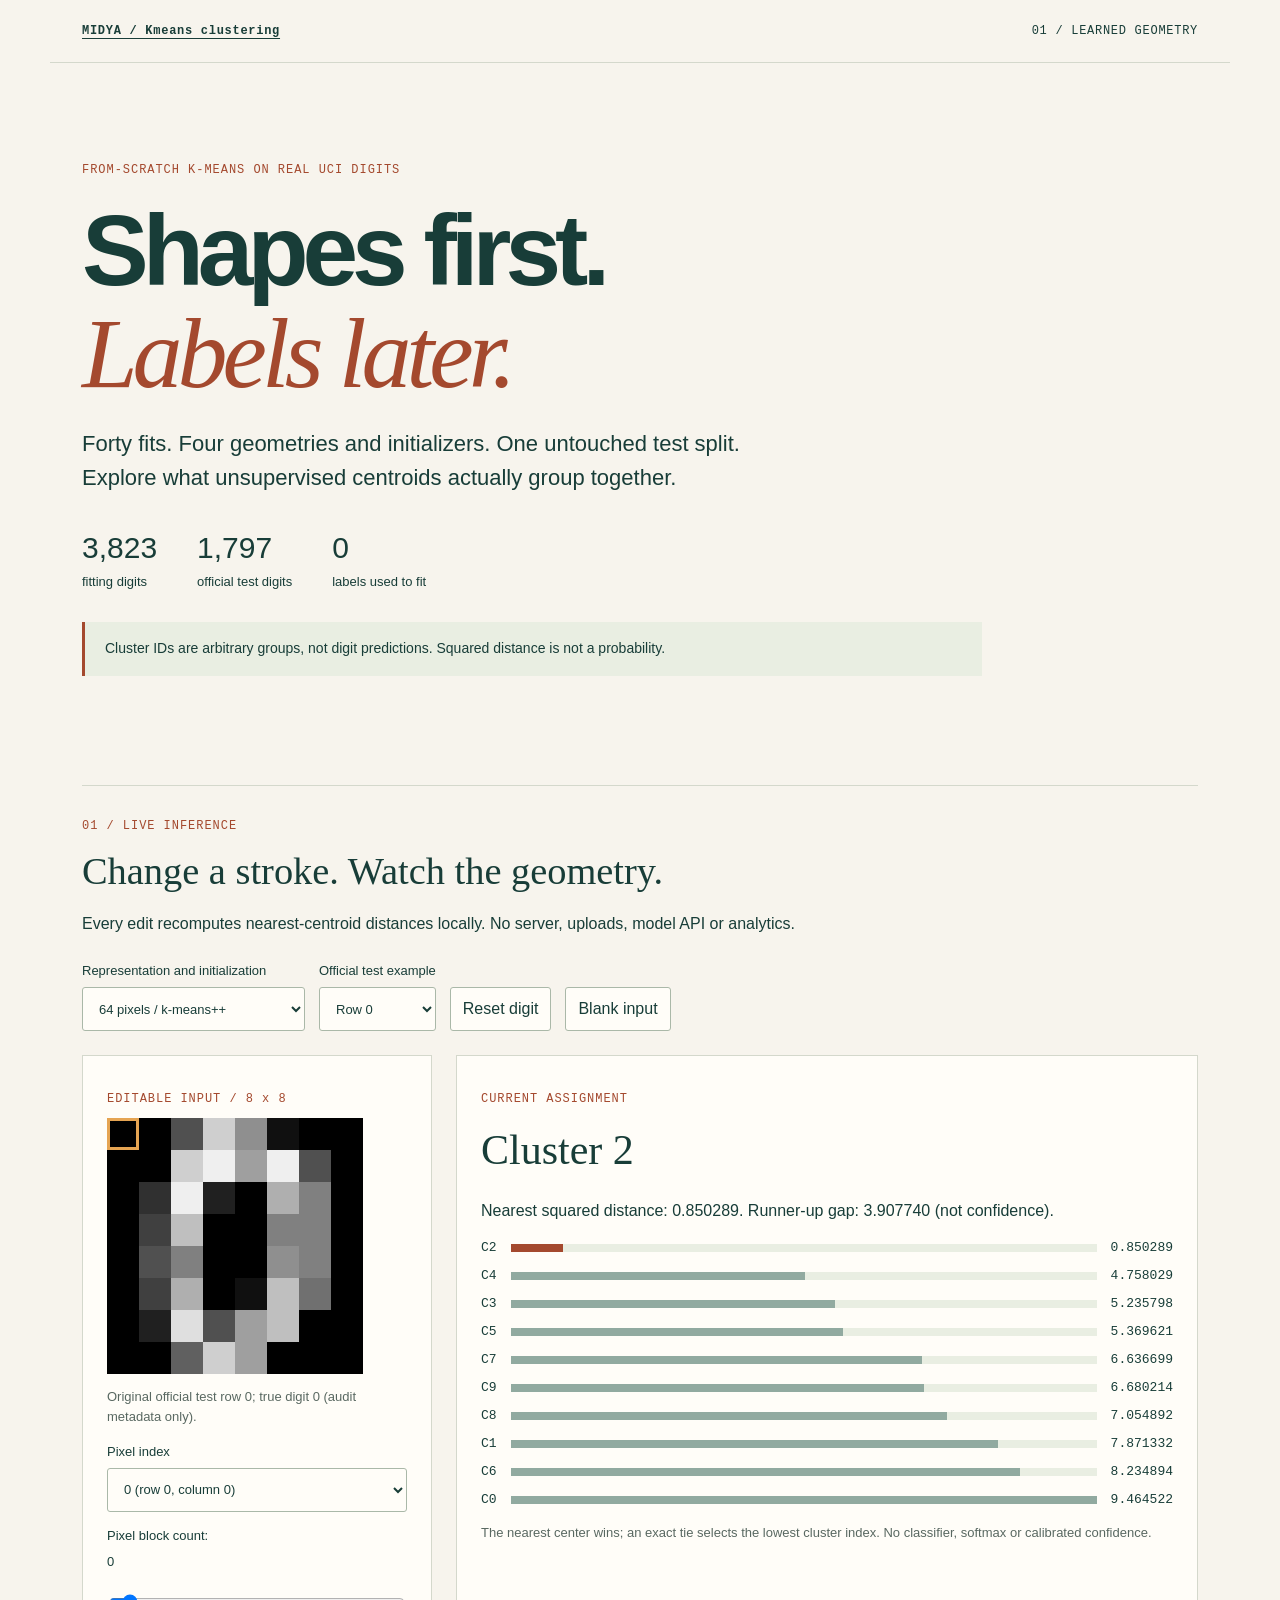
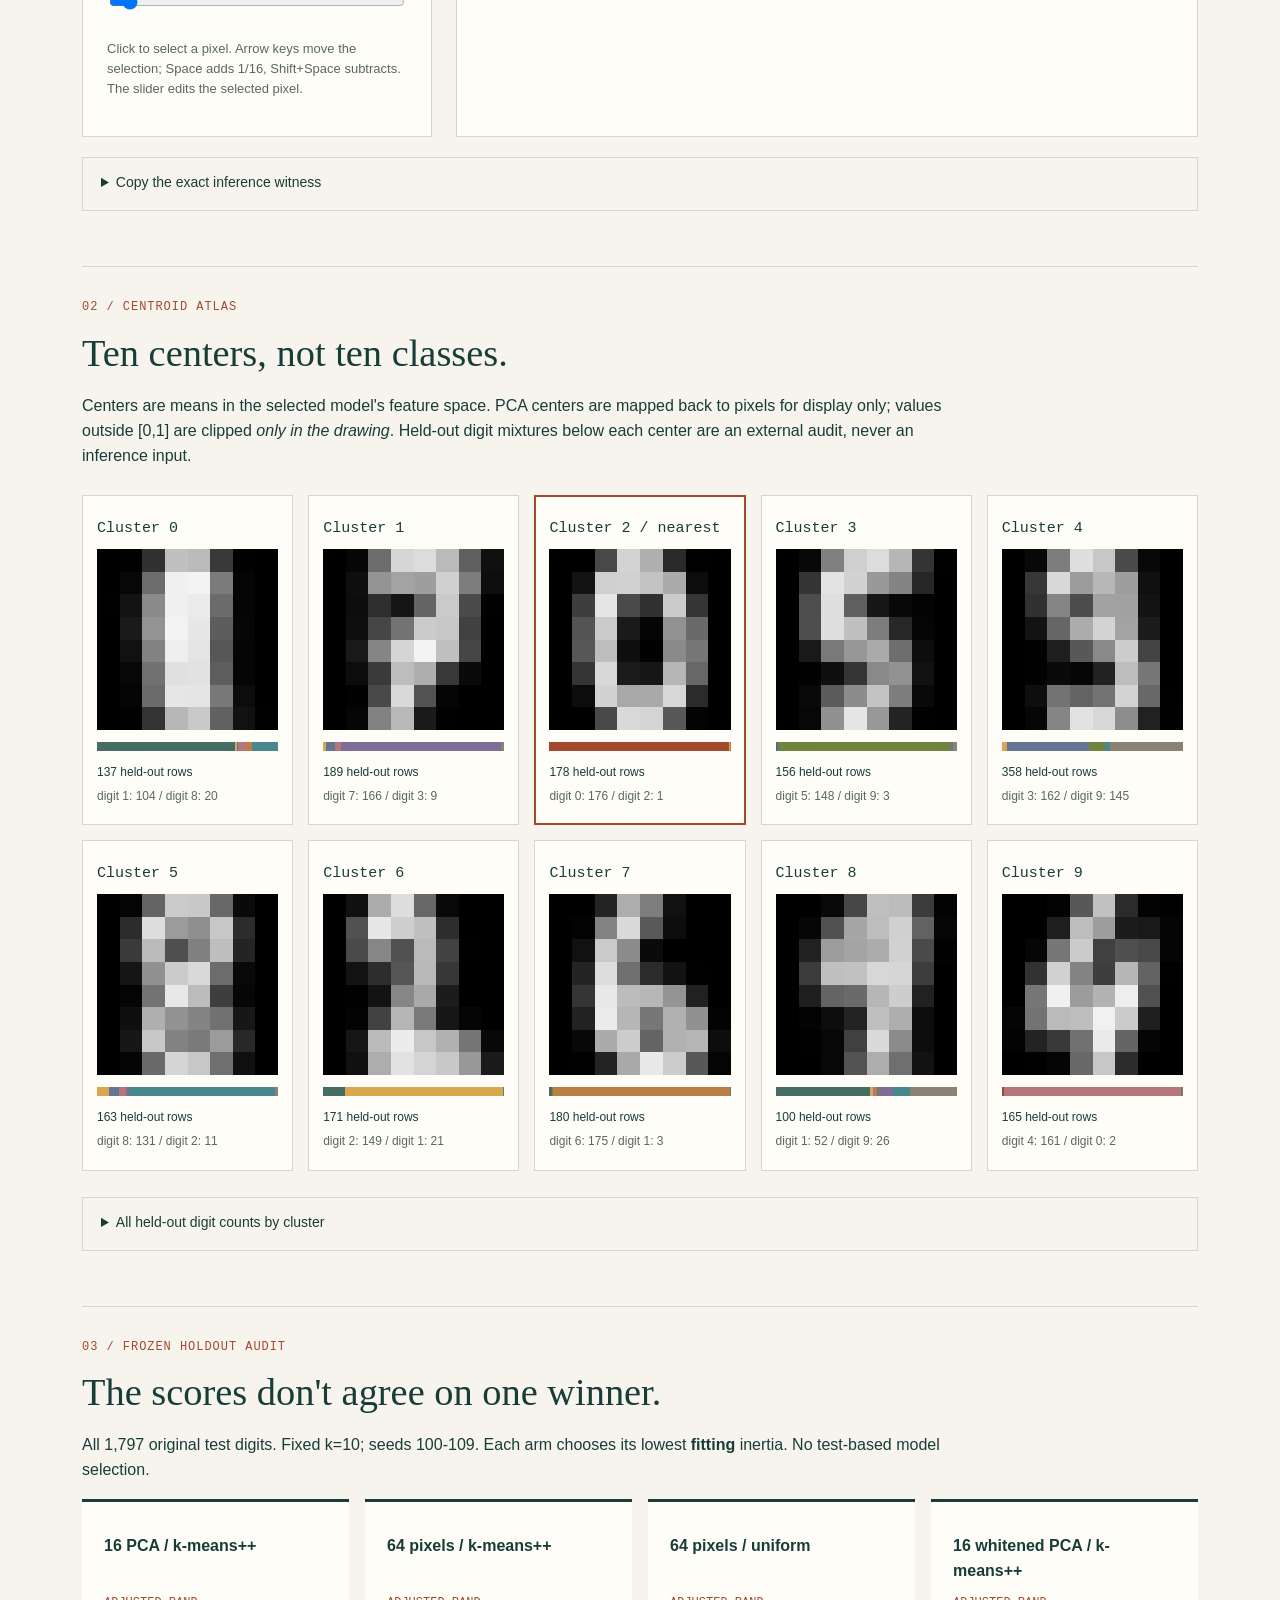
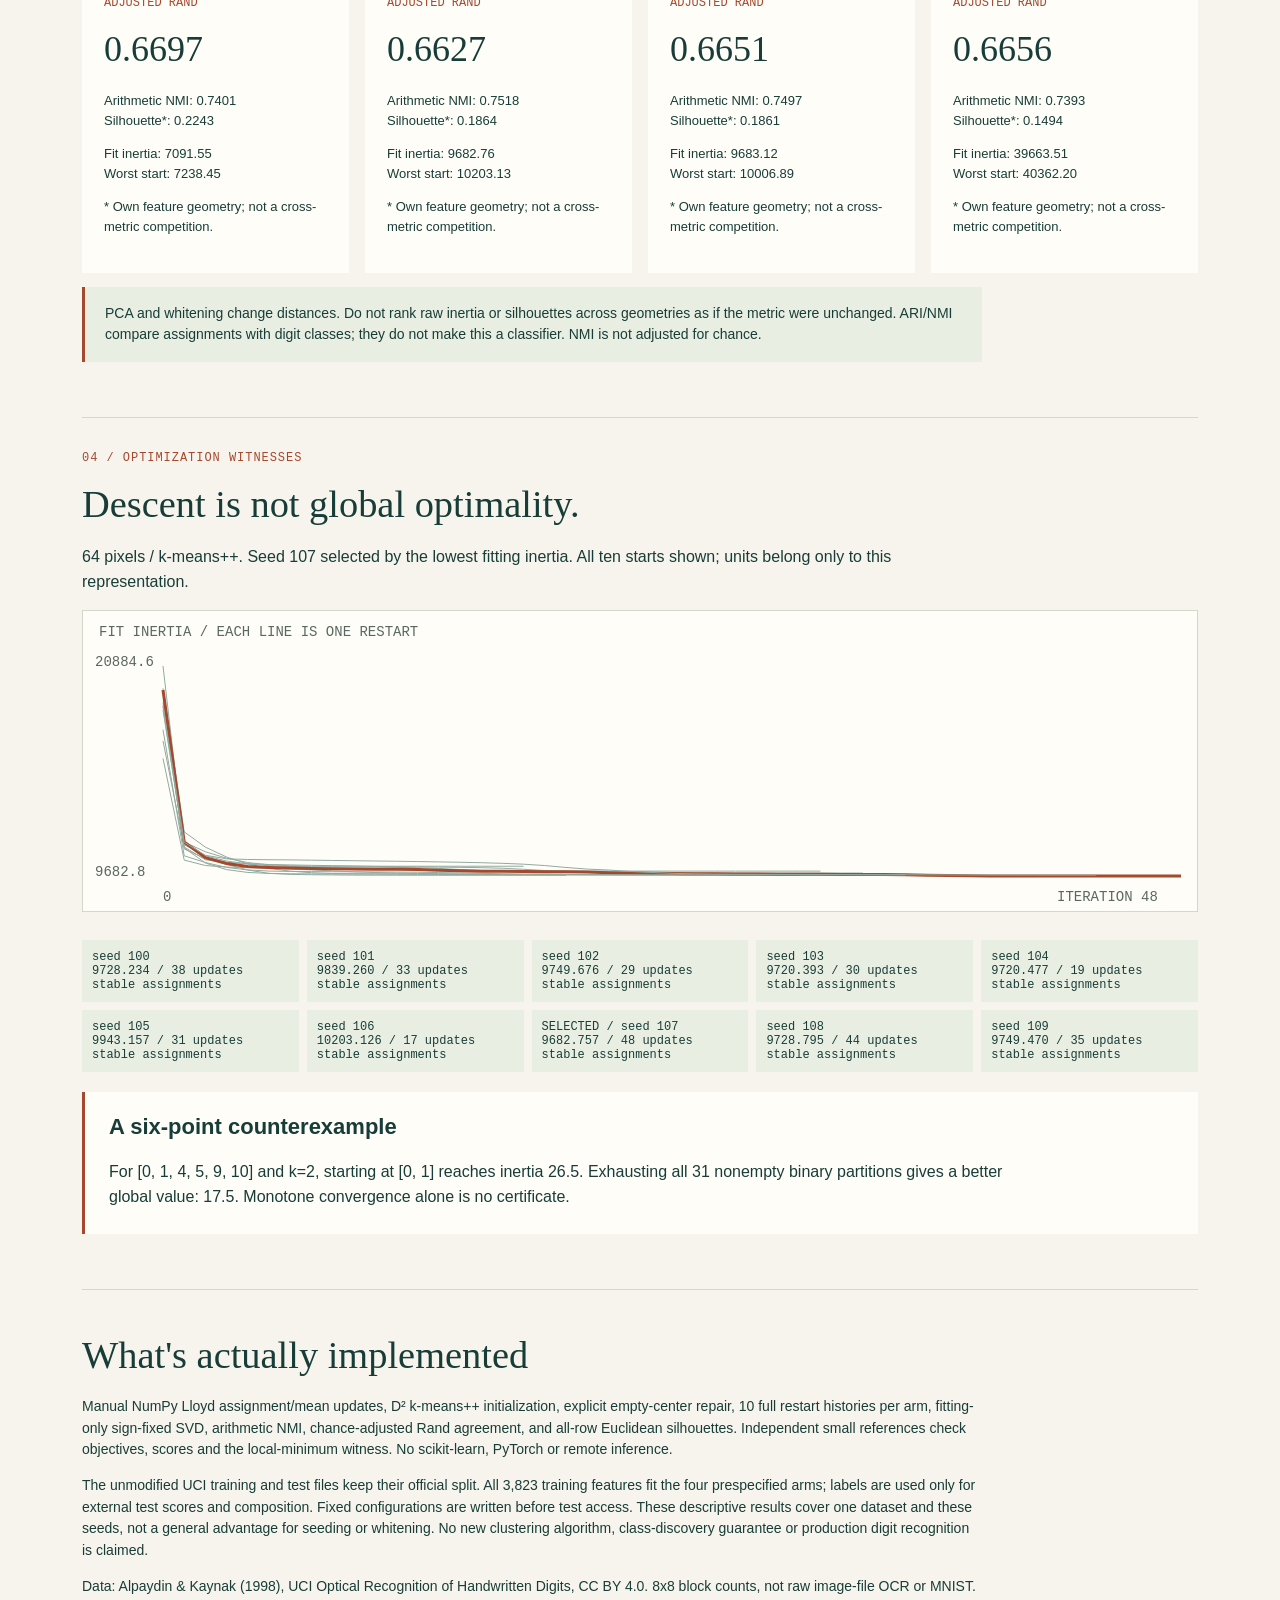
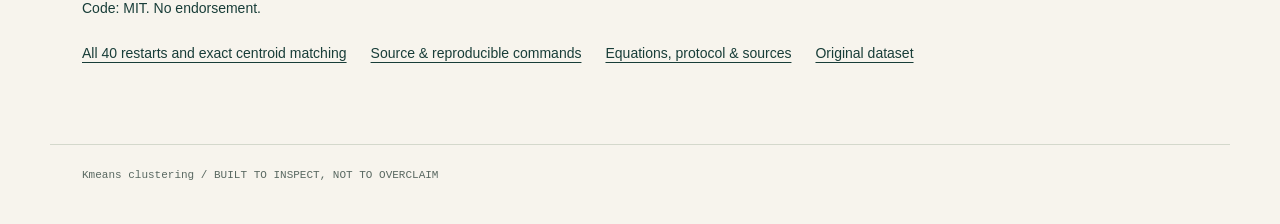
<file: docs/index.html>
<!doctype html><html lang="en"><head><meta charset="utf-8"><meta name="viewport" content="width=device-width,initial-scale=1"><title>Kmeans clustering | Shapes without labels</title><link rel="stylesheet" href="style.css"></head><body>
<header><a class="brand" href="https://github.com/midya8/kmeans-clustering">MIDYA / Kmeans clustering</a><span>01 / LEARNED GEOMETRY</span></header>
<main><section class="hero"><p class="eyebrow">FROM-SCRATCH K-MEANS ON REAL UCI DIGITS</p><h1>Shapes first.<br><em>Labels later.</em></h1><p class="lead">Forty fits. Four geometries and initializers. One untouched test split. Explore what unsupervised centroids actually group together.</p><div class="facts"><span><strong>3,823</strong> fitting digits</span><span><strong>1,797</strong> official test digits</span><span><strong>0</strong> labels used to fit</span></div><p class="warning">Cluster IDs are arbitrary groups, not digit predictions. Squared distance is not a probability.</p></section>
<section aria-labelledby="inspector-title"><div class="section-title"><span>01 / LIVE INFERENCE</span><h2 id="inspector-title">Change a stroke. Watch the geometry.</h2></div><p>Every edit recomputes nearest-centroid distances locally. No server, uploads, model API or analytics.</p><div class="controls"><label>Representation and initialization<select id="arm"><option value="raw_plus">64 pixels / k-means++</option><option value="raw_uniform">64 pixels / uniform</option><option value="pca16_plus">16 PCA / k-means++</option><option value="white16_plus">16 whitened PCA / k-means++</option></select></label><label>Official test example<select id="row"></select></label><button id="reset">Reset digit</button><button id="blank">Blank input</button></div>
<div class="workbench"><article class="input-card"><p class="eyebrow">EDITABLE INPUT / 8 x 8</p><canvas id="input" width="256" height="256" tabindex="0" role="application" aria-label="Editable digit. Arrow keys select a pixel. Space increases its value. Shift space decreases it."></canvas><p id="source" class="muted"></p><label>Pixel index<select id="pixel"></select></label><label>Pixel block count: <output id="value-label">0</output><input id="value" type="range" min="0" max="16" step="1" value="0"></label><p class="small">Click to select a pixel. Arrow keys move the selection; Space adds 1/16, Shift+Space subtracts. The slider edits the selected pixel.</p></article><article class="distance-card"><p class="eyebrow">CURRENT ASSIGNMENT</p><h3 id="assignment"></h3><p id="gap"></p><ol id="distances" aria-label="Squared distances to all ten centroids"></ol><p class="small">The nearest center wins; an exact tie selects the lowest cluster index. No classifier, softmax or calibrated confidence.</p></article></div>
<details><summary>Copy the exact inference witness</summary><div class="controls"><button id="copy">Copy JSON</button><button id="download">Download JSON</button><span id="copy-status" role="status"></span></div><pre id="witness"></pre></details><p id="error" role="alert" hidden></p></section>
<section aria-labelledby="atlas-title"><div class="section-title"><span>02 / CENTROID ATLAS</span><h2 id="atlas-title">Ten centers, not ten classes.</h2></div><p>Centers are means in the selected model's feature space. PCA centers are mapped back to pixels for display only; values outside [0,1] are clipped <em>only in the drawing</em>. Held-out digit mixtures below each center are an external audit, never an inference input.</p><div id="atlas" class="atlas"></div><details><summary>All held-out digit counts by cluster</summary><p>Columns are true digits 0-9; rows are arbitrary learned clusters. Evaluation labels are not used to name, rank or select a model.</p><div class="table-scroll"><table id="composition"></table></div></details></section>
<section aria-labelledby="audit-title"><div class="section-title"><span>03 / FROZEN HOLDOUT AUDIT</span><h2 id="audit-title">The scores don't agree on one winner.</h2></div><p>All 1,797 original test digits. Fixed k=10; seeds 100-109. Each arm chooses its lowest <strong>fitting</strong> inertia. No test-based model selection.</p><div id="audit" class="audit"></div><p class="warning">PCA and whitening change distances. Do not rank raw inertia or silhouettes across geometries as if the metric were unchanged. ARI/NMI compare assignments with digit classes; they do not make this a classifier. NMI is not adjusted for chance.</p></section>
<section aria-labelledby="restart-title"><div class="section-title"><span>04 / OPTIMIZATION WITNESSES</span><h2 id="restart-title">Descent is not global optimality.</h2></div><p id="restart-caption"></p><canvas id="history" width="900" height="300" aria-label="Ten fitting-inertia descent histories"></canvas><div id="restarts" class="restart-list"></div><aside><h3>A six-point counterexample</h3><p>For [0, 1, 4, 5, 9, 10] and k=2, starting at [0, 1] reaches inertia 26.5. Exhausting all 31 nonempty binary partitions gives a better global value: 17.5. Monotone convergence alone is no certificate.</p></aside></section>
<section class="method"><h2>What's actually implemented</h2><p>Manual NumPy Lloyd assignment/mean updates, D² k-means++ initialization, explicit empty-center repair, 10 full restart histories per arm, fitting-only sign-fixed SVD, arithmetic NMI, chance-adjusted Rand agreement, and all-row Euclidean silhouettes. Independent small references check objectives, scores and the local-minimum witness. No scikit-learn, PyTorch or remote inference.</p><p>The unmodified UCI training and test files keep their official split. All 3,823 training features fit the four prespecified arms; labels are used only for external test scores and composition. Fixed configurations are written before test access. These descriptive results cover one dataset and these seeds, not a general advantage for seeding or whitening. No new clustering algorithm, class-discovery guarantee or production digit recognition is claimed.</p><p>Data: Alpaydin &amp; Kaynak (1998), UCI Optical Recognition of Handwritten Digits, CC BY 4.0. 8x8 block counts, not raw image-file OCR or MNIST. Code: MIT. No endorsement.</p><nav><a href="stability.html">All 40 restarts and exact centroid matching</a><a href="https://github.com/midya8/kmeans-clustering">Source &amp; reproducible commands</a><a href="https://github.com/midya8/kmeans-clustering/blob/main/METHOD.md">Equations, protocol &amp; sources</a><a href="https://archive.ics.uci.edu/dataset/80/optical+recognition+of+handwritten+digits">Original dataset</a></nav></section></main><footer>Kmeans clustering / BUILT TO INSPECT, NOT TO OVERCLAIM</footer><script src="data.js"></script><script src="inference.js"></script><script src="app.js"></script></body></html>
</file>
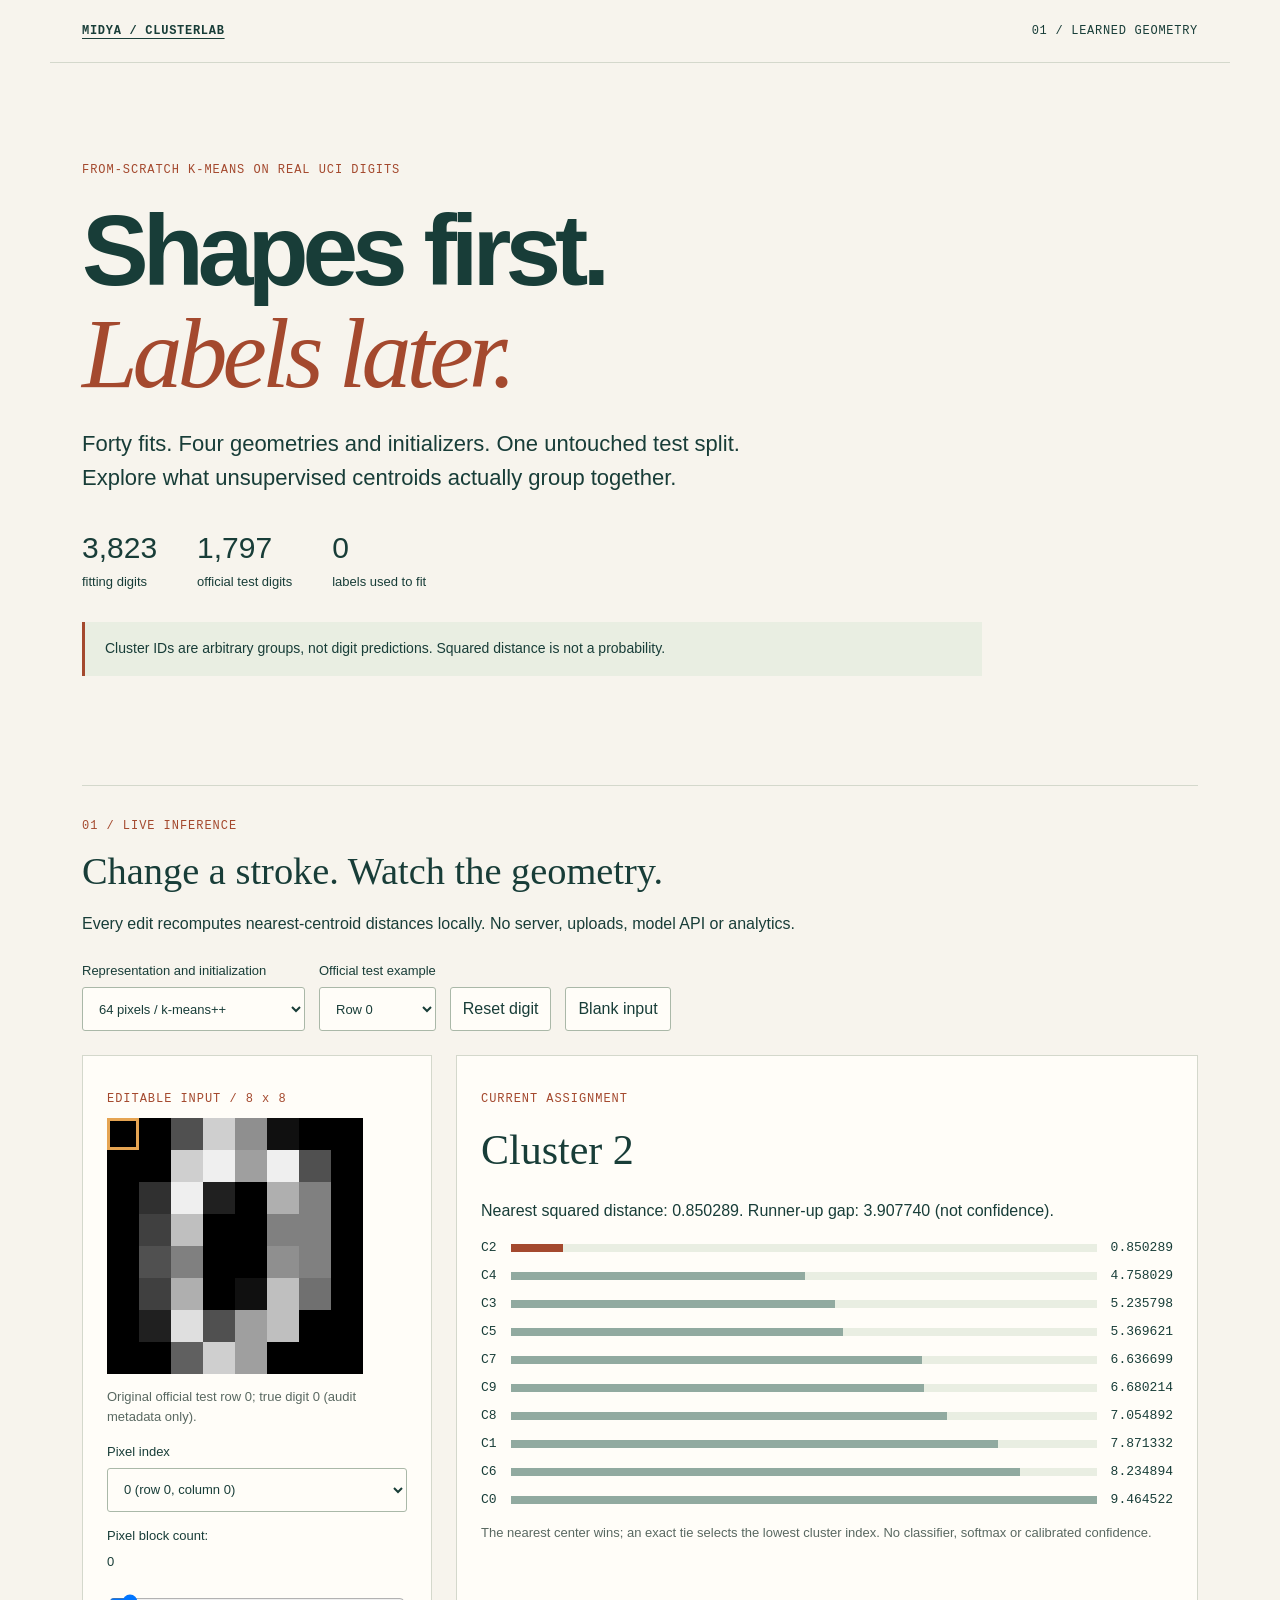
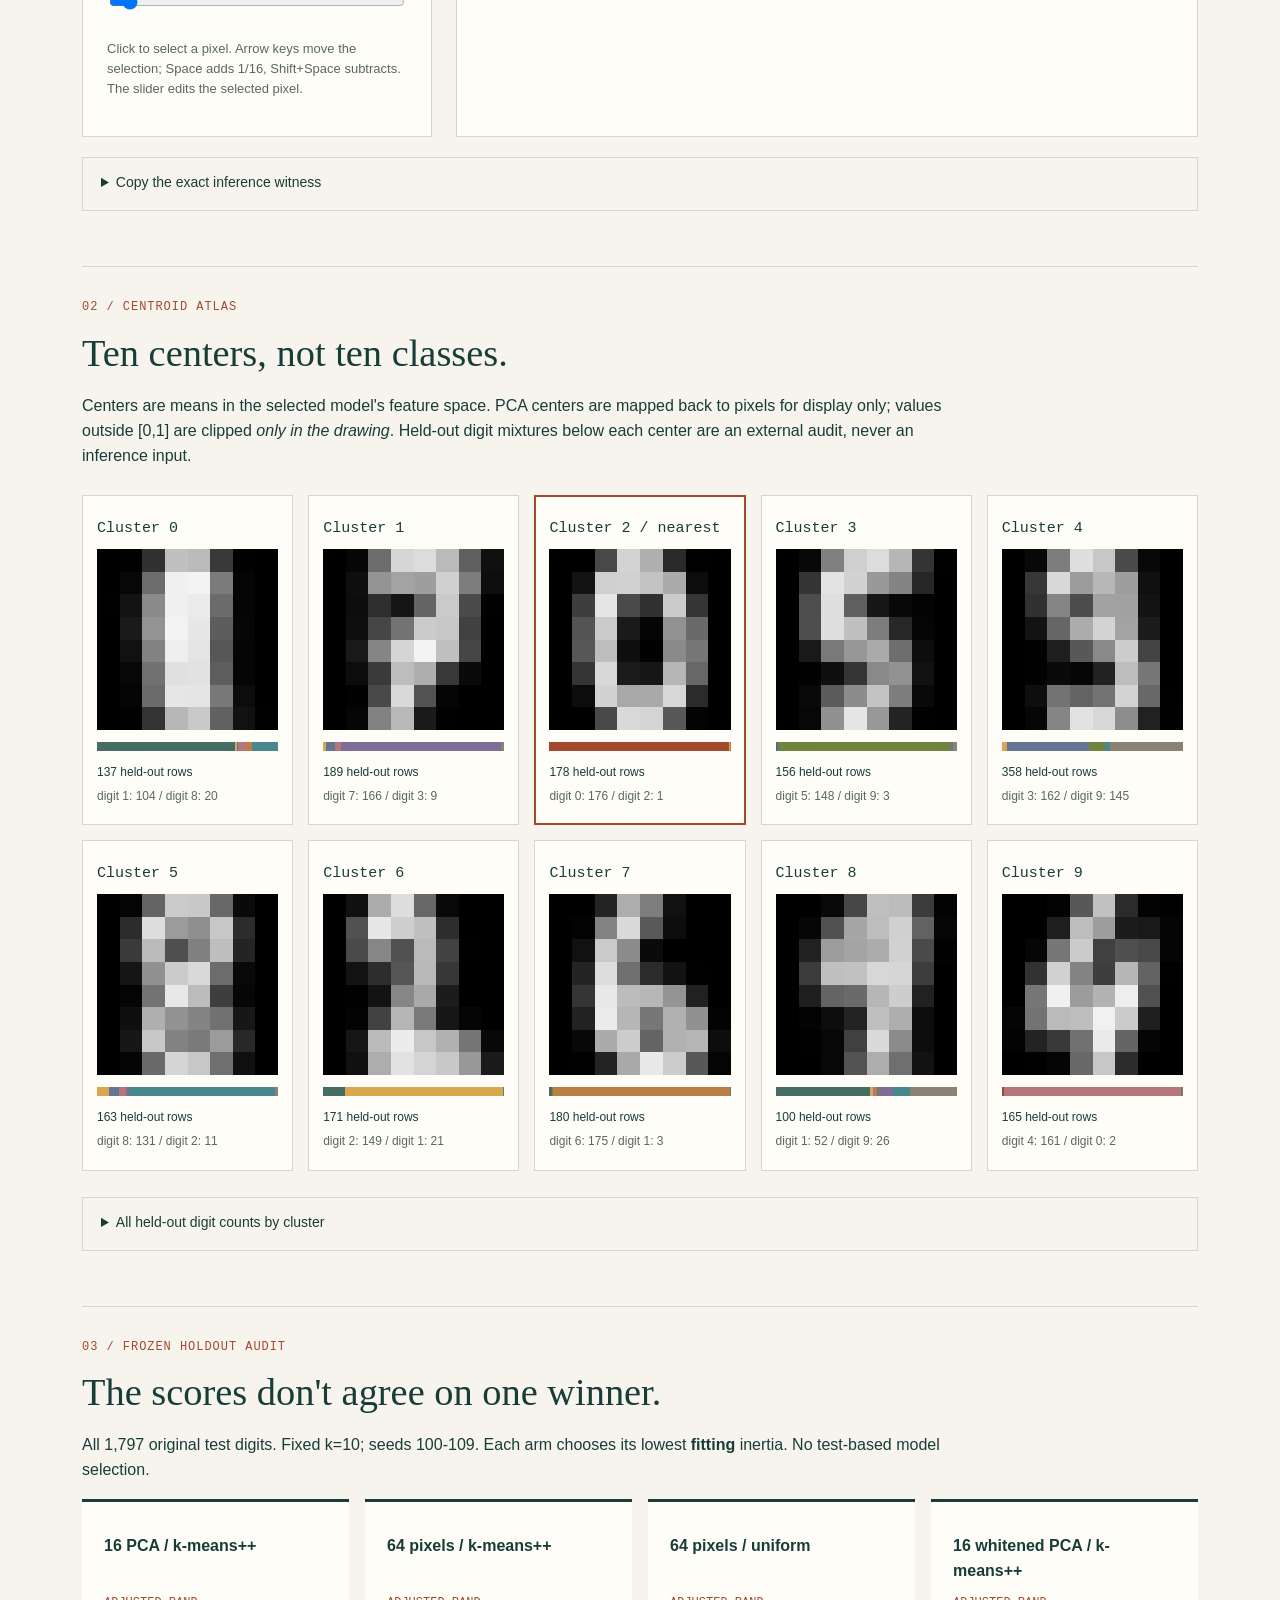
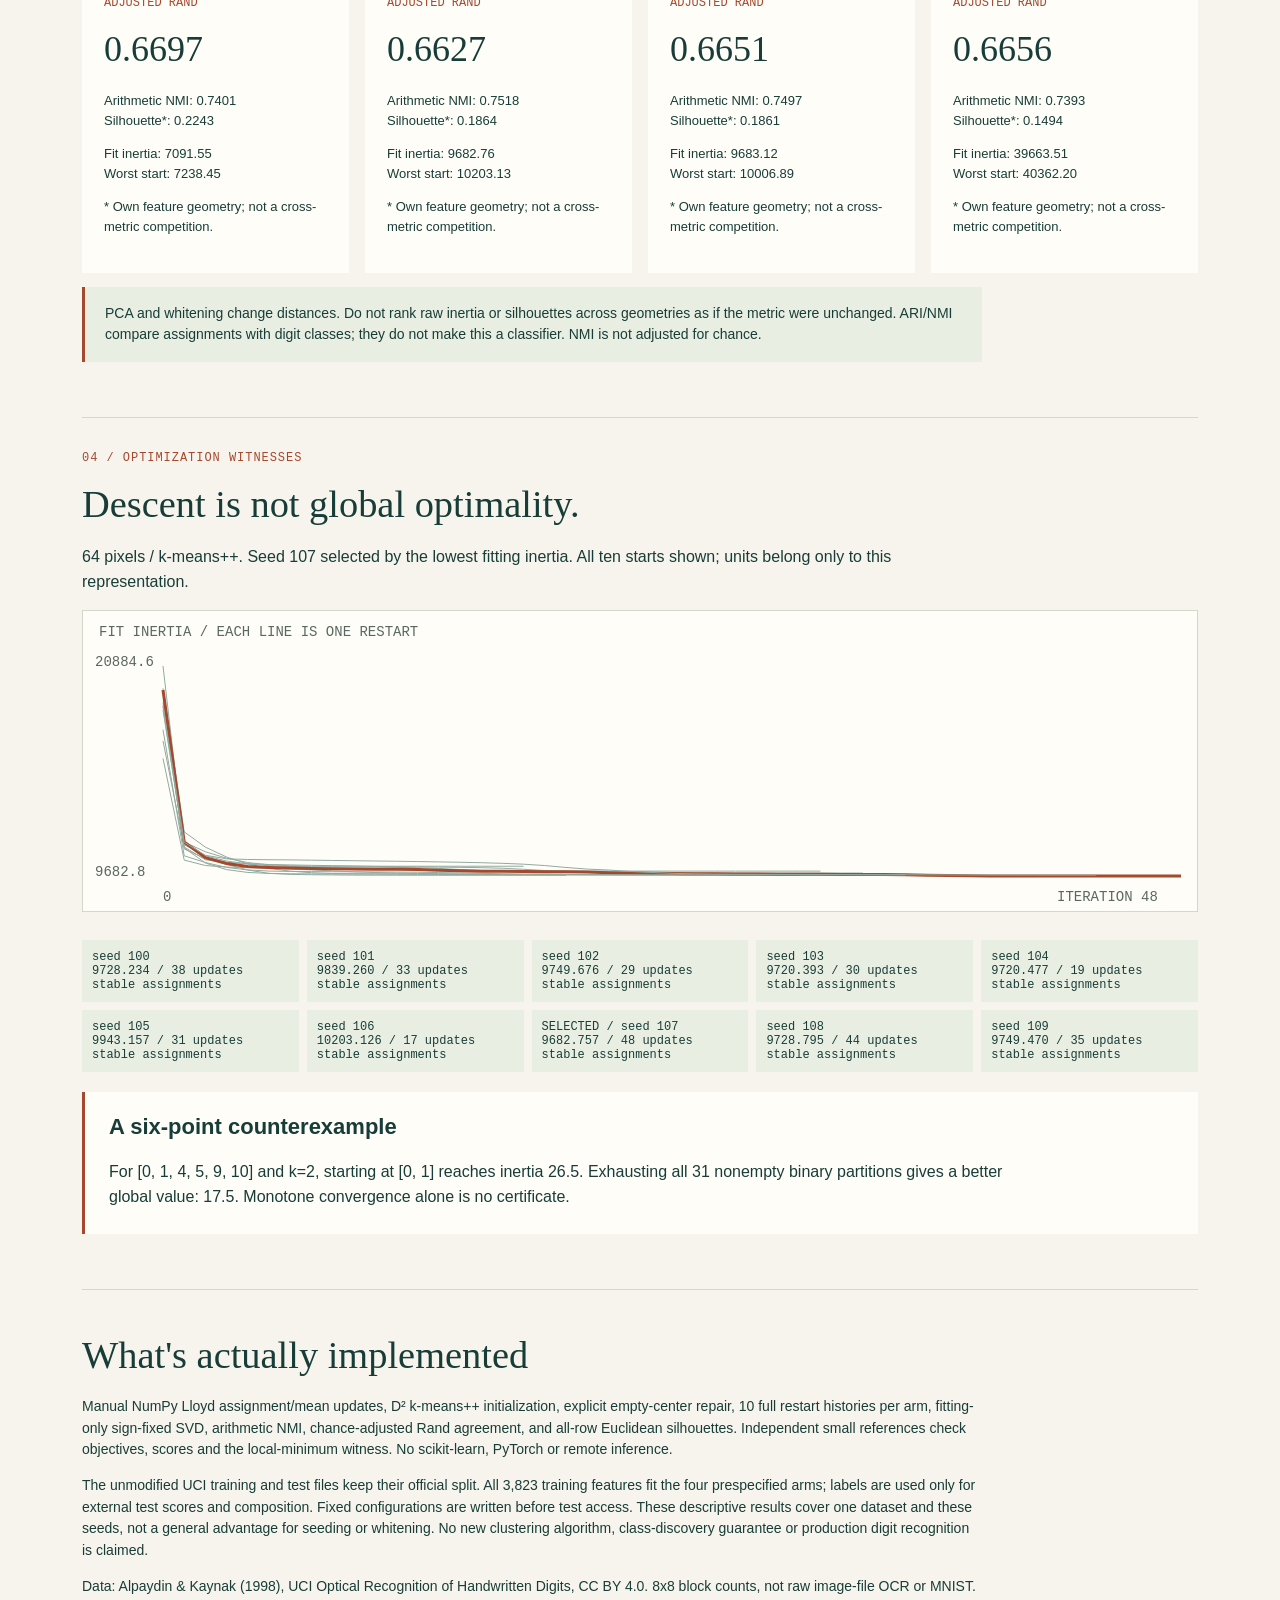
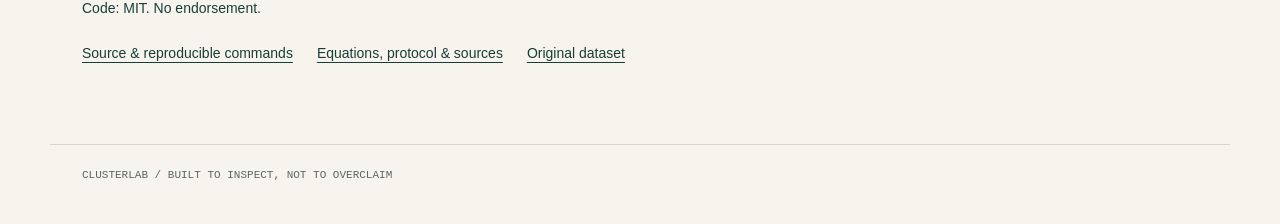
<file: docs/21-index.html>
<!doctype html><html lang="en"><head><meta charset="utf-8"><meta name="viewport" content="width=device-width,initial-scale=1"><title>ClusterLab | Shapes without labels</title><link rel="stylesheet" href="style.css"></head><body>
<header><a class="brand" href="https://github.com/midya8/clusterlab">MIDYA / CLUSTERLAB</a><span>01 / LEARNED GEOMETRY</span></header>
<main><section class="hero"><p class="eyebrow">FROM-SCRATCH K-MEANS ON REAL UCI DIGITS</p><h1>Shapes first.<br><em>Labels later.</em></h1><p class="lead">Forty fits. Four geometries and initializers. One untouched test split. Explore what unsupervised centroids actually group together.</p><div class="facts"><span><strong>3,823</strong> fitting digits</span><span><strong>1,797</strong> official test digits</span><span><strong>0</strong> labels used to fit</span></div><p class="warning">Cluster IDs are arbitrary groups, not digit predictions. Squared distance is not a probability.</p></section>
<section aria-labelledby="inspector-title"><div class="section-title"><span>01 / LIVE INFERENCE</span><h2 id="inspector-title">Change a stroke. Watch the geometry.</h2></div><p>Every edit recomputes nearest-centroid distances locally. No server, uploads, model API or analytics.</p><div class="controls"><label>Representation and initialization<select id="arm"><option value="raw_plus">64 pixels / k-means++</option><option value="raw_uniform">64 pixels / uniform</option><option value="pca16_plus">16 PCA / k-means++</option><option value="white16_plus">16 whitened PCA / k-means++</option></select></label><label>Official test example<select id="row"></select></label><button id="reset">Reset digit</button><button id="blank">Blank input</button></div>
<div class="workbench"><article class="input-card"><p class="eyebrow">EDITABLE INPUT / 8 x 8</p><canvas id="input" width="256" height="256" tabindex="0" role="application" aria-label="Editable digit. Arrow keys select a pixel. Space increases its value. Shift space decreases it."></canvas><p id="source" class="muted"></p><label>Pixel index<select id="pixel"></select></label><label>Pixel block count: <output id="value-label">0</output><input id="value" type="range" min="0" max="16" step="1" value="0"></label><p class="small">Click to select a pixel. Arrow keys move the selection; Space adds 1/16, Shift+Space subtracts. The slider edits the selected pixel.</p></article><article class="distance-card"><p class="eyebrow">CURRENT ASSIGNMENT</p><h3 id="assignment"></h3><p id="gap"></p><ol id="distances" aria-label="Squared distances to all ten centroids"></ol><p class="small">The nearest center wins; an exact tie selects the lowest cluster index. No classifier, softmax or calibrated confidence.</p></article></div>
<details><summary>Copy the exact inference witness</summary><div class="controls"><button id="copy">Copy JSON</button><button id="download">Download JSON</button><span id="copy-status" role="status"></span></div><pre id="witness"></pre></details><p id="error" role="alert" hidden></p></section>
<section aria-labelledby="atlas-title"><div class="section-title"><span>02 / CENTROID ATLAS</span><h2 id="atlas-title">Ten centers, not ten classes.</h2></div><p>Centers are means in the selected model's feature space. PCA centers are mapped back to pixels for display only; values outside [0,1] are clipped <em>only in the drawing</em>. Held-out digit mixtures below each center are an external audit, never an inference input.</p><div id="atlas" class="atlas"></div><details><summary>All held-out digit counts by cluster</summary><p>Columns are true digits 0-9; rows are arbitrary learned clusters. Evaluation labels are not used to name, rank or select a model.</p><div class="table-scroll"><table id="composition"></table></div></details></section>
<section aria-labelledby="audit-title"><div class="section-title"><span>03 / FROZEN HOLDOUT AUDIT</span><h2 id="audit-title">The scores don't agree on one winner.</h2></div><p>All 1,797 original test digits. Fixed k=10; seeds 100-109. Each arm chooses its lowest <strong>fitting</strong> inertia. No test-based model selection.</p><div id="audit" class="audit"></div><p class="warning">PCA and whitening change distances. Do not rank raw inertia or silhouettes across geometries as if the metric were unchanged. ARI/NMI compare assignments with digit classes; they do not make this a classifier. NMI is not adjusted for chance.</p></section>
<section aria-labelledby="restart-title"><div class="section-title"><span>04 / OPTIMIZATION WITNESSES</span><h2 id="restart-title">Descent is not global optimality.</h2></div><p id="restart-caption"></p><canvas id="history" width="900" height="300" aria-label="Ten fitting-inertia descent histories"></canvas><div id="restarts" class="restart-list"></div><aside><h3>A six-point counterexample</h3><p>For [0, 1, 4, 5, 9, 10] and k=2, starting at [0, 1] reaches inertia 26.5. Exhausting all 31 nonempty binary partitions gives a better global value: 17.5. Monotone convergence alone is no certificate.</p></aside></section>
<section class="method"><h2>What's actually implemented</h2><p>Manual NumPy Lloyd assignment/mean updates, D² k-means++ initialization, explicit empty-center repair, 10 full restart histories per arm, fitting-only sign-fixed SVD, arithmetic NMI, chance-adjusted Rand agreement, and all-row Euclidean silhouettes. Independent small references check objectives, scores and the local-minimum witness. No scikit-learn, PyTorch or remote inference.</p><p>The unmodified UCI training and test files keep their official split. All 3,823 training features fit the four prespecified arms; labels are used only for external test scores and composition. Fixed configurations are written before test access. These descriptive results cover one dataset and these seeds, not a general advantage for seeding or whitening. No new clustering algorithm, class-discovery guarantee or production digit recognition is claimed.</p><p>Data: Alpaydin &amp; Kaynak (1998), UCI Optical Recognition of Handwritten Digits, CC BY 4.0. 8x8 block counts, not raw image-file OCR or MNIST. Code: MIT. No endorsement.</p><nav><a href="https://github.com/midya8/clusterlab">Source &amp; reproducible commands</a><a href="https://github.com/midya8/clusterlab/blob/main/METHOD.md">Equations, protocol &amp; sources</a><a href="https://archive.ics.uci.edu/dataset/80/optical+recognition+of+handwritten+digits">Original dataset</a></nav></section></main><footer>CLUSTERLAB / BUILT TO INSPECT, NOT TO OVERCLAIM</footer><script src="data.js"></script><script src="inference.js"></script><script src="app.js"></script></body></html>
</file>
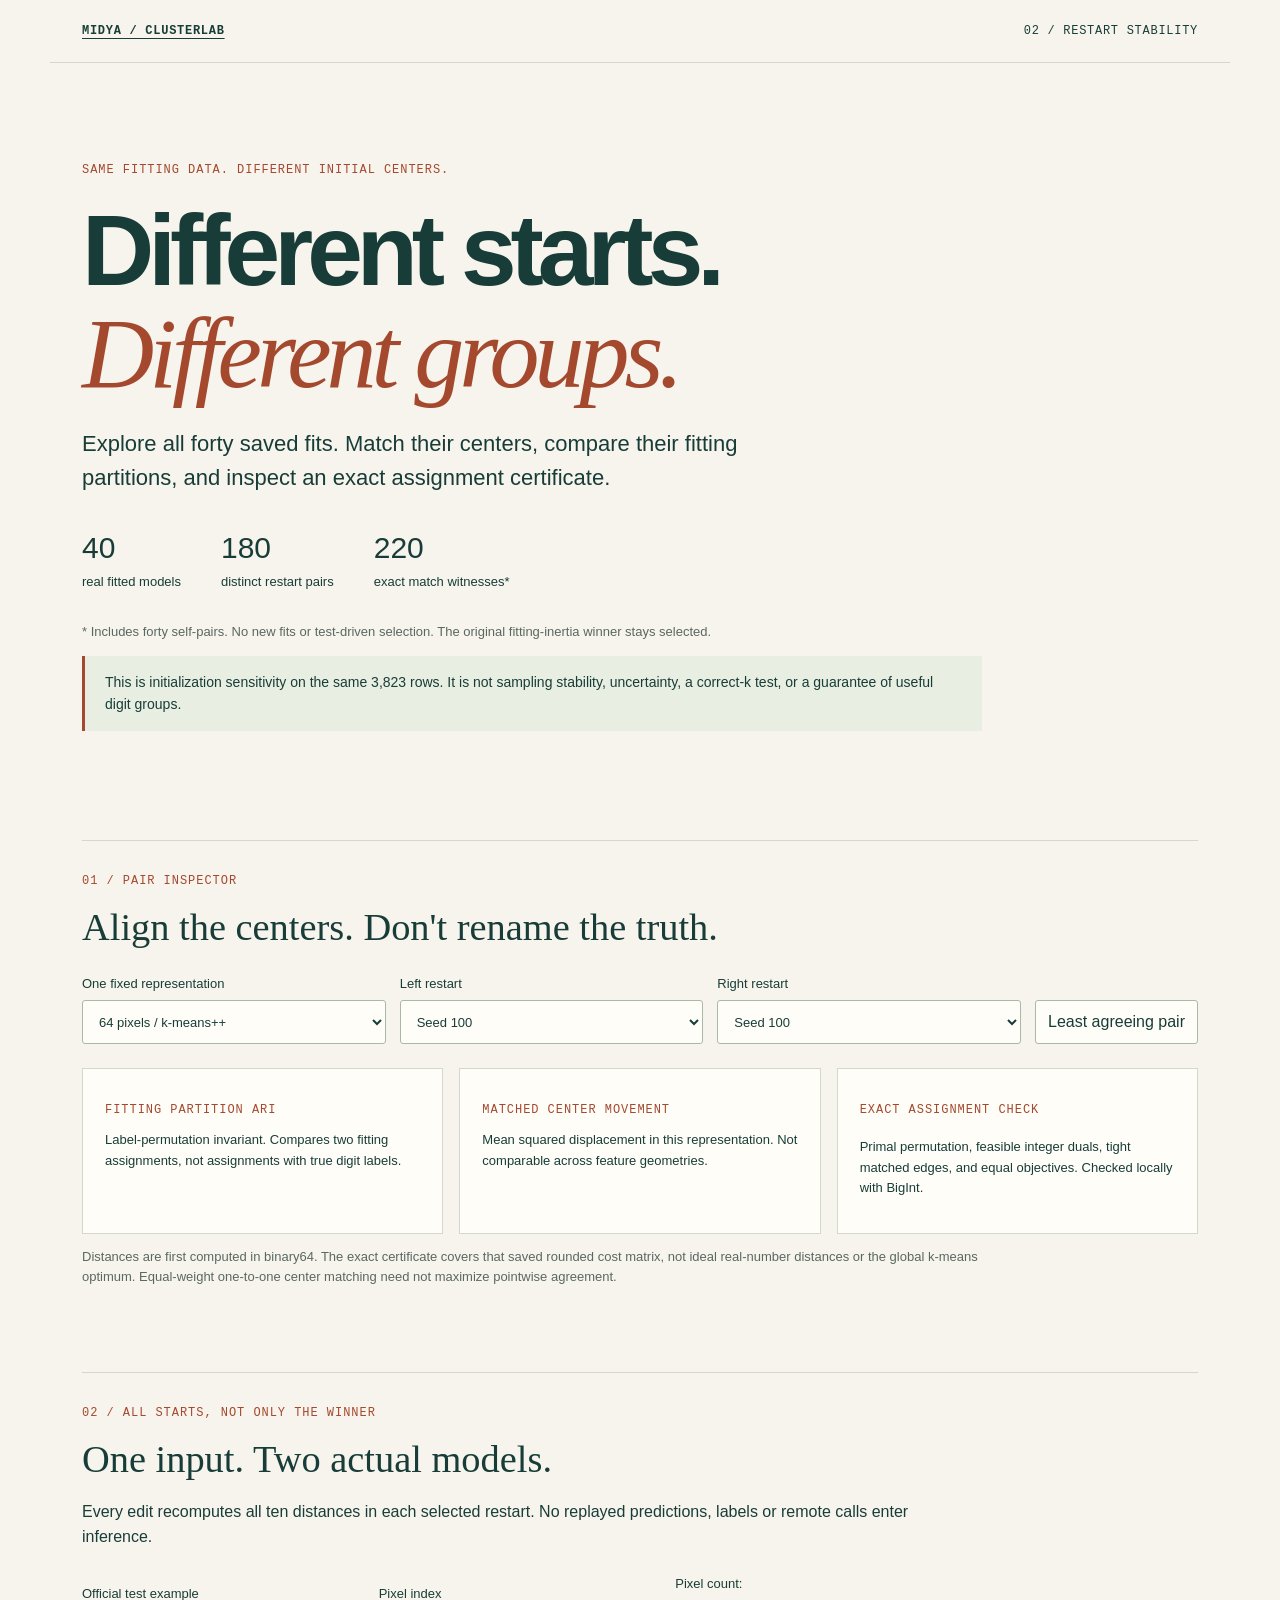
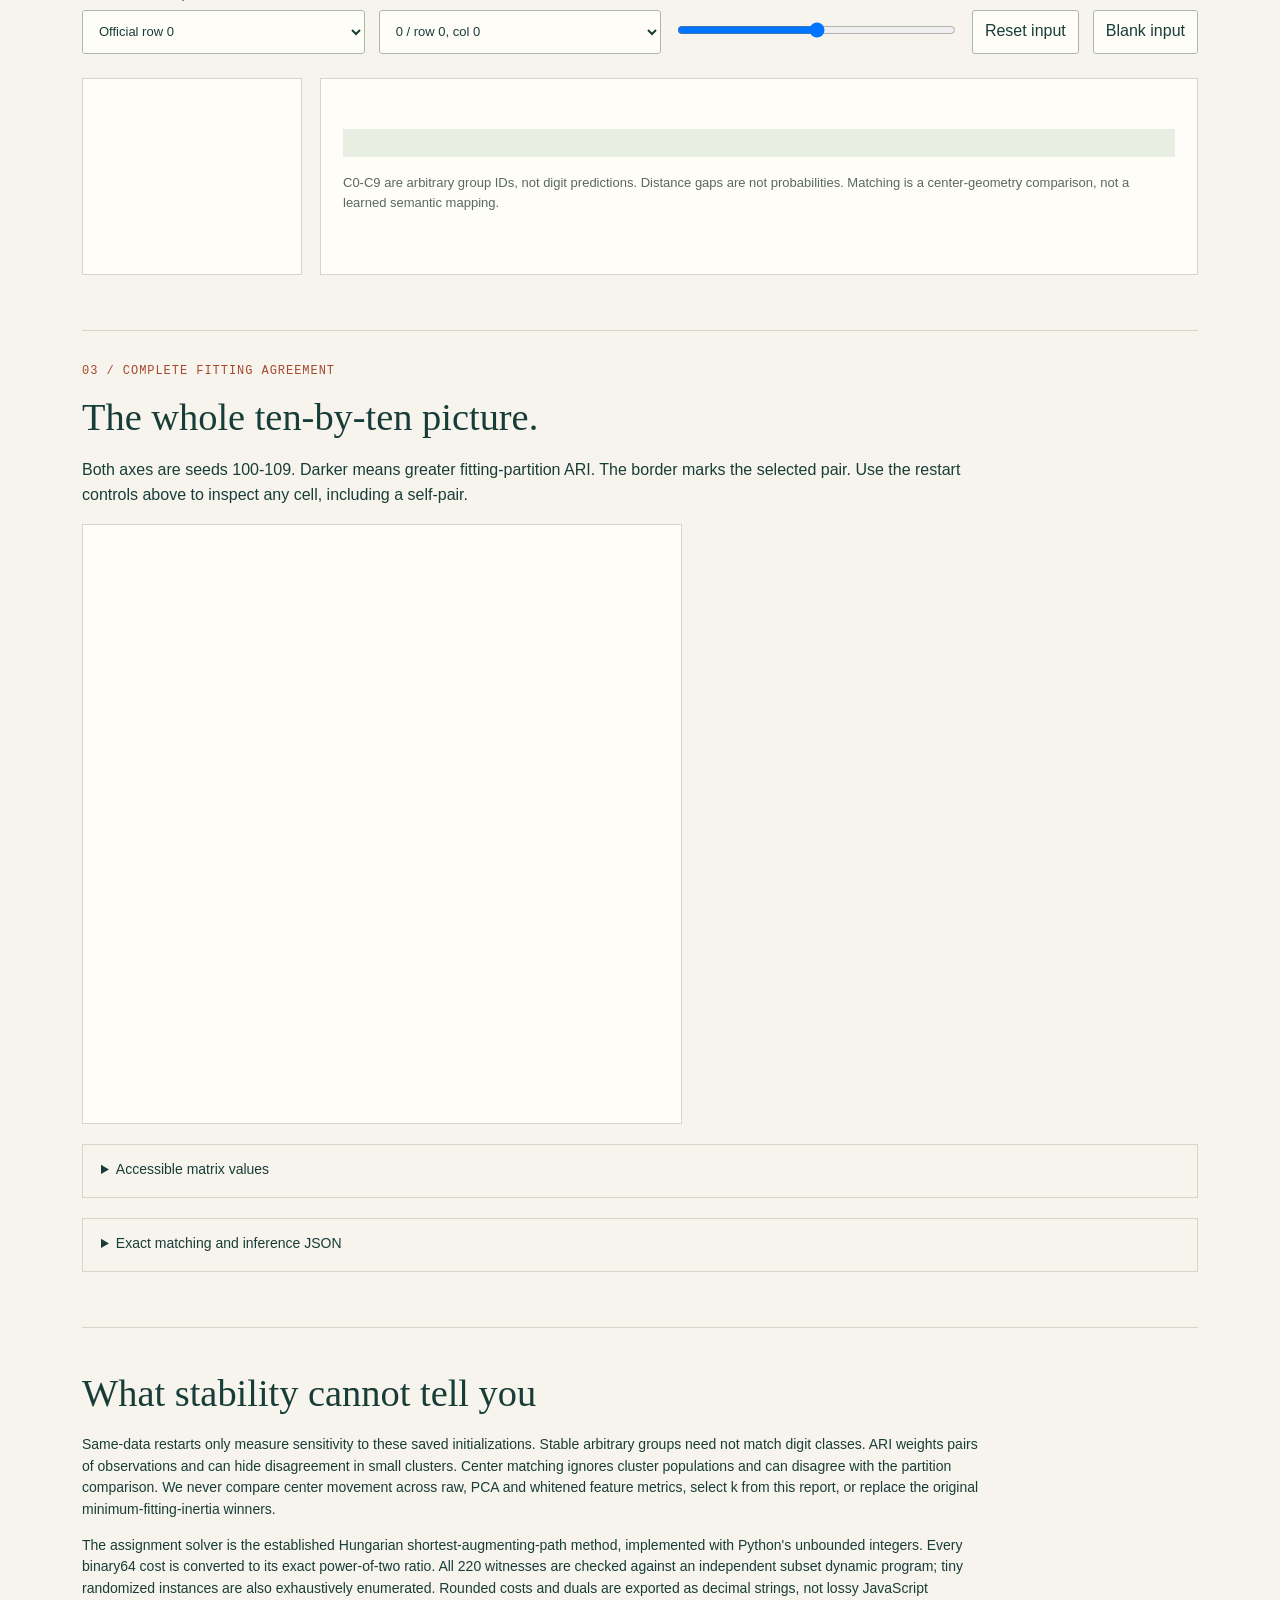
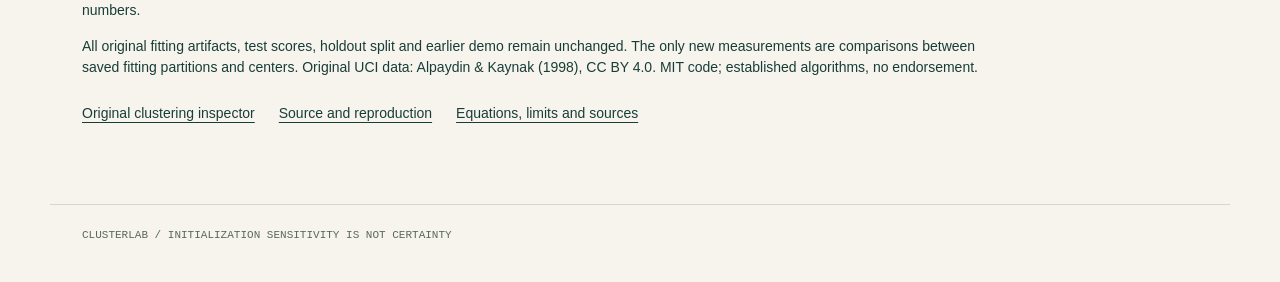
<file: docs/3-stability.html>
<!doctype html><html lang="en"><head><meta charset="utf-8"><meta name="viewport" content="width=device-width,initial-scale=1"><title>ClusterLab | Restart stability</title><link rel="stylesheet" href="style.css"><link rel="stylesheet" href="stability.css"></head><body><header><a class="brand" href="index.html">MIDYA / CLUSTERLAB</a><span>02 / RESTART STABILITY</span></header><main><section class="hero"><p class="eyebrow">SAME FITTING DATA. DIFFERENT INITIAL CENTERS.</p><h1>Different starts.<br><em>Different groups.</em></h1><p class="lead">Explore all forty saved fits. Match their centers, compare their fitting partitions, and inspect an exact assignment certificate.</p><div class="facts"><span><strong>40</strong> real fitted models</span><span><strong>180</strong> distinct restart pairs</span><span><strong>220</strong> exact match witnesses*</span></div><p class="small">* Includes forty self-pairs. No new fits or test-driven selection. The original fitting-inertia winner stays selected.</p><p class="warning">This is initialization sensitivity on the same 3,823 rows. It is not sampling stability, uncertainty, a correct-k test, or a guarantee of useful digit groups.</p></section>
<section><div class="section-title"><span>01 / PAIR INSPECTOR</span><h2>Align the centers. Don't rename the truth.</h2></div><div class="controls"><label>One fixed representation<select id="arm"><option value="raw_plus">64 pixels / k-means++</option><option value="raw_uniform">64 pixels / uniform</option><option value="pca16_plus">16 PCA / k-means++</option><option value="white16_plus">16 whitened PCA / k-means++</option></select></label><label>Left restart<select id="left"></select></label><label>Right restart<select id="right"></select></label><button id="least">Least agreeing pair</button></div><p id="selection"></p><div class="pair-metrics"><article><p class="eyebrow">FITTING PARTITION ARI</p><p id="ari" class="metric"></p><p>Label-permutation invariant. Compares two fitting assignments, not assignments with true digit labels.</p></article><article><p class="eyebrow">MATCHED CENTER MOVEMENT</p><p id="movement" class="metric"></p><p>Mean squared displacement in this representation. Not comparable across feature geometries.</p></article><article><p class="eyebrow">EXACT ASSIGNMENT CHECK</p><p id="certificate" class="verified"></p><p>Primal permutation, feasible integer duals, tight matched edges, and equal objectives. Checked locally with BigInt.</p></article></div><p class="small">Distances are first computed in binary64. The exact certificate covers that saved rounded cost matrix, not ideal real-number distances or the global k-means optimum. Equal-weight one-to-one center matching need not maximize pointwise agreement.</p><div id="pairs" class="matching-grid"></div></section>
<section><div class="section-title"><span>02 / ALL STARTS, NOT ONLY THE WINNER</span><h2>One input. Two actual models.</h2></div><p>Every edit recomputes all ten distances in each selected restart. No replayed predictions, labels or remote calls enter inference.</p><div class="controls"><label>Official test example<select id="row"></select></label><label>Pixel index<select id="pixel"></select></label><label>Pixel count: <output id="value-label"></output><input id="value" type="range" min="0" max="16" step="1"></label><button id="reset">Reset input</button><button id="blank">Blank input</button></div><div class="inference-pair"><article><canvas id="input" width="128" height="128" aria-label="Current 8 by 8 input"></canvas><p id="source"></p></article><article><h3 id="left-result"></h3><p id="left-gap"></p><p id="right-result"></p><p id="right-gap"></p><p id="aligned-result"></p><p class="small">C0-C9 are arbitrary group IDs, not digit predictions. Distance gaps are not probabilities. Matching is a center-geometry comparison, not a learned semantic mapping.</p></article></div></section>
<section><div class="section-title"><span>03 / COMPLETE FITTING AGREEMENT</span><h2>The whole ten-by-ten picture.</h2></div><p>Both axes are seeds 100-109. Darker means greater fitting-partition ARI. The border marks the selected pair. Use the restart controls above to inspect any cell, including a self-pair.</p><canvas id="matrix" width="600" height="600" aria-label="Ten by ten fitting ARI matrix"></canvas><p id="range"></p><details><summary>Accessible matrix values</summary><div class="table-scroll"><table id="matrix-table"></table></div></details><details><summary>Exact matching and inference JSON</summary><div class="controls"><button id="copy">Copy JSON</button><button id="download">Download JSON</button><span id="copy-status" role="status"></span></div><pre id="witness"></pre></details><p id="error" role="alert" hidden></p></section>
<section class="method"><h2>What stability cannot tell you</h2><p>Same-data restarts only measure sensitivity to these saved initializations. Stable arbitrary groups need not match digit classes. ARI weights pairs of observations and can hide disagreement in small clusters. Center matching ignores cluster populations and can disagree with the partition comparison. We never compare center movement across raw, PCA and whitened feature metrics, select k from this report, or replace the original minimum-fitting-inertia winners.</p><p>The assignment solver is the established Hungarian shortest-augmenting-path method, implemented with Python's unbounded integers. Every binary64 cost is converted to its exact power-of-two ratio. All 220 witnesses are checked against an independent subset dynamic program; tiny randomized instances are also exhaustively enumerated. Rounded costs and duals are exported as decimal strings, not lossy JavaScript numbers.</p><p>All original fitting artifacts, test scores, holdout split and earlier demo remain unchanged. The only new measurements are comparisons between saved fitting partitions and centers. Original UCI data: Alpaydin &amp; Kaynak (1998), CC BY 4.0. MIT code; established algorithms, no endorsement.</p><nav><a href="index.html">Original clustering inspector</a><a href="https://github.com/midya8/clusterlab">Source and reproduction</a><a href="https://github.com/midya8/clusterlab/blob/main/STABILITY.md">Equations, limits and sources</a></nav></section></main><footer>CLUSTERLAB / INITIALIZATION SENSITIVITY IS NOT CERTAINTY</footer><script src="stability-data.js"></script><script src="inference.js"></script><script src="stability.js"></script></body></html>
</file>
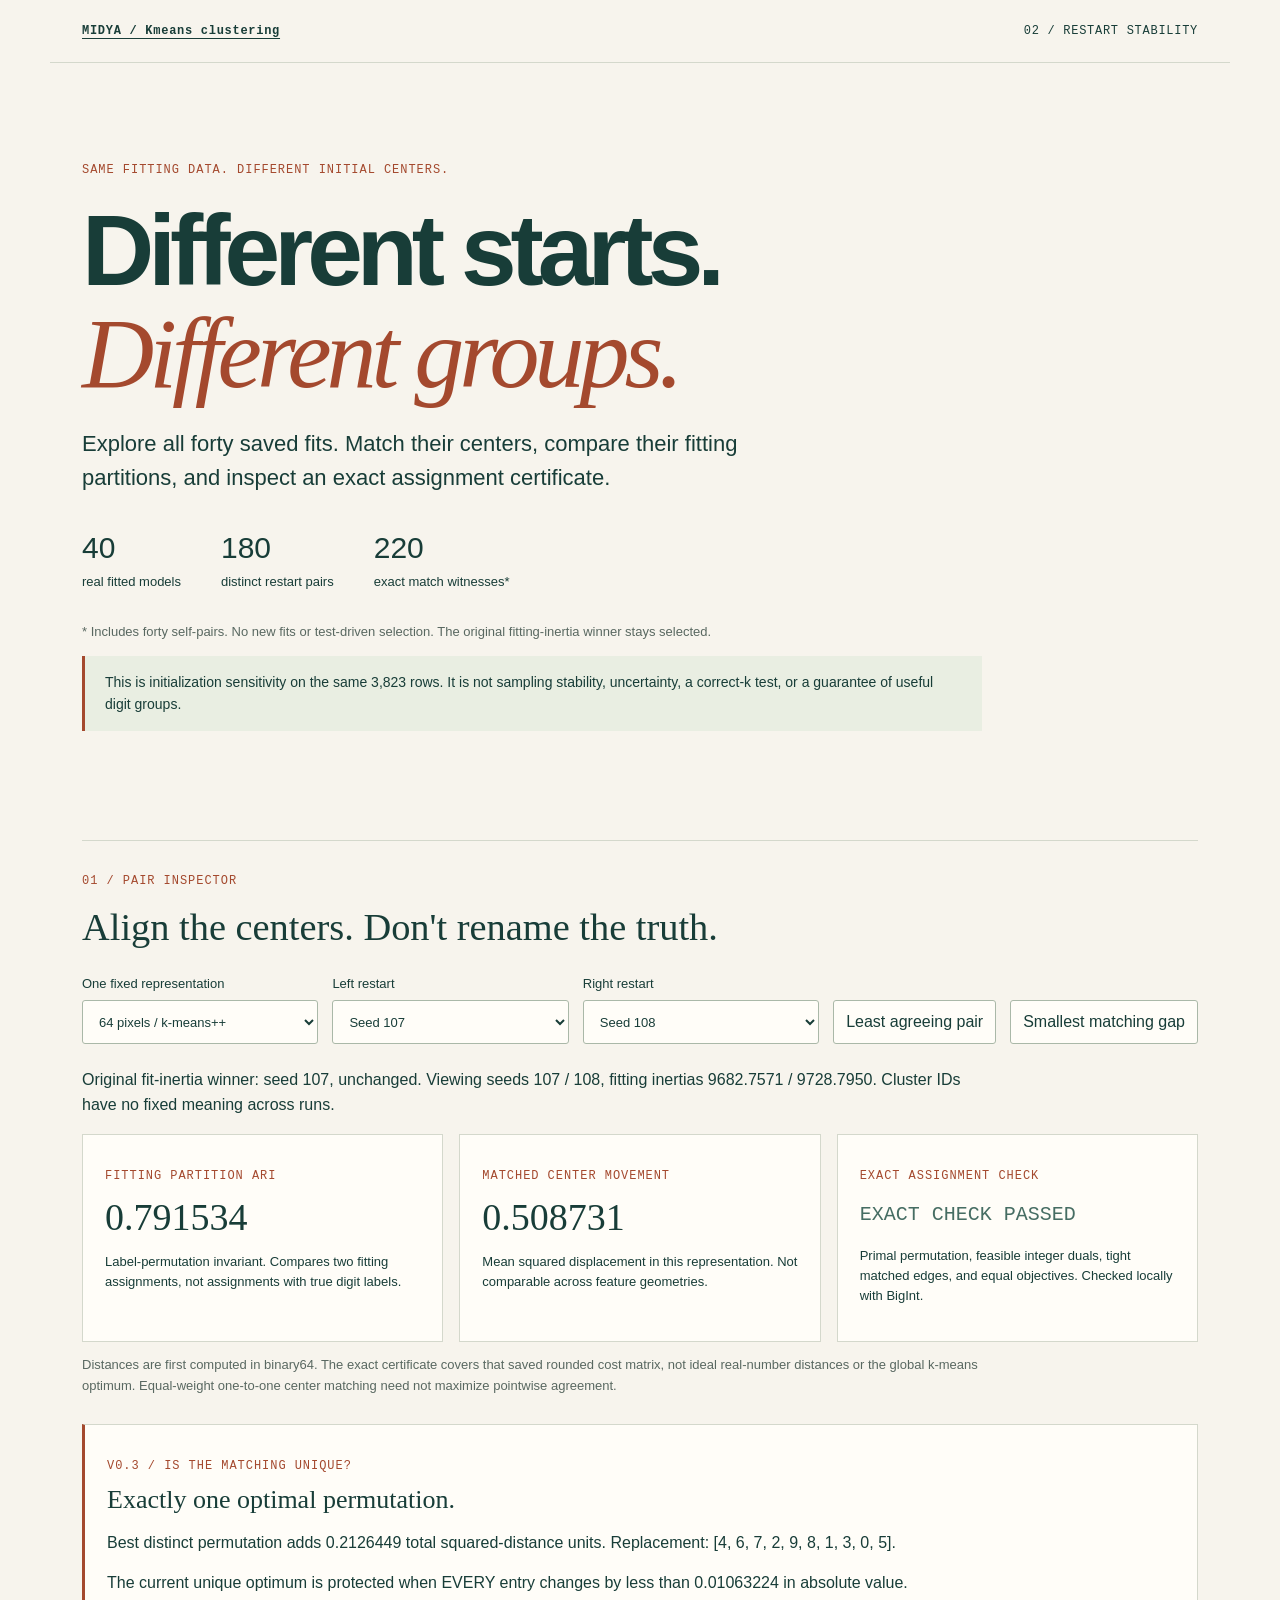
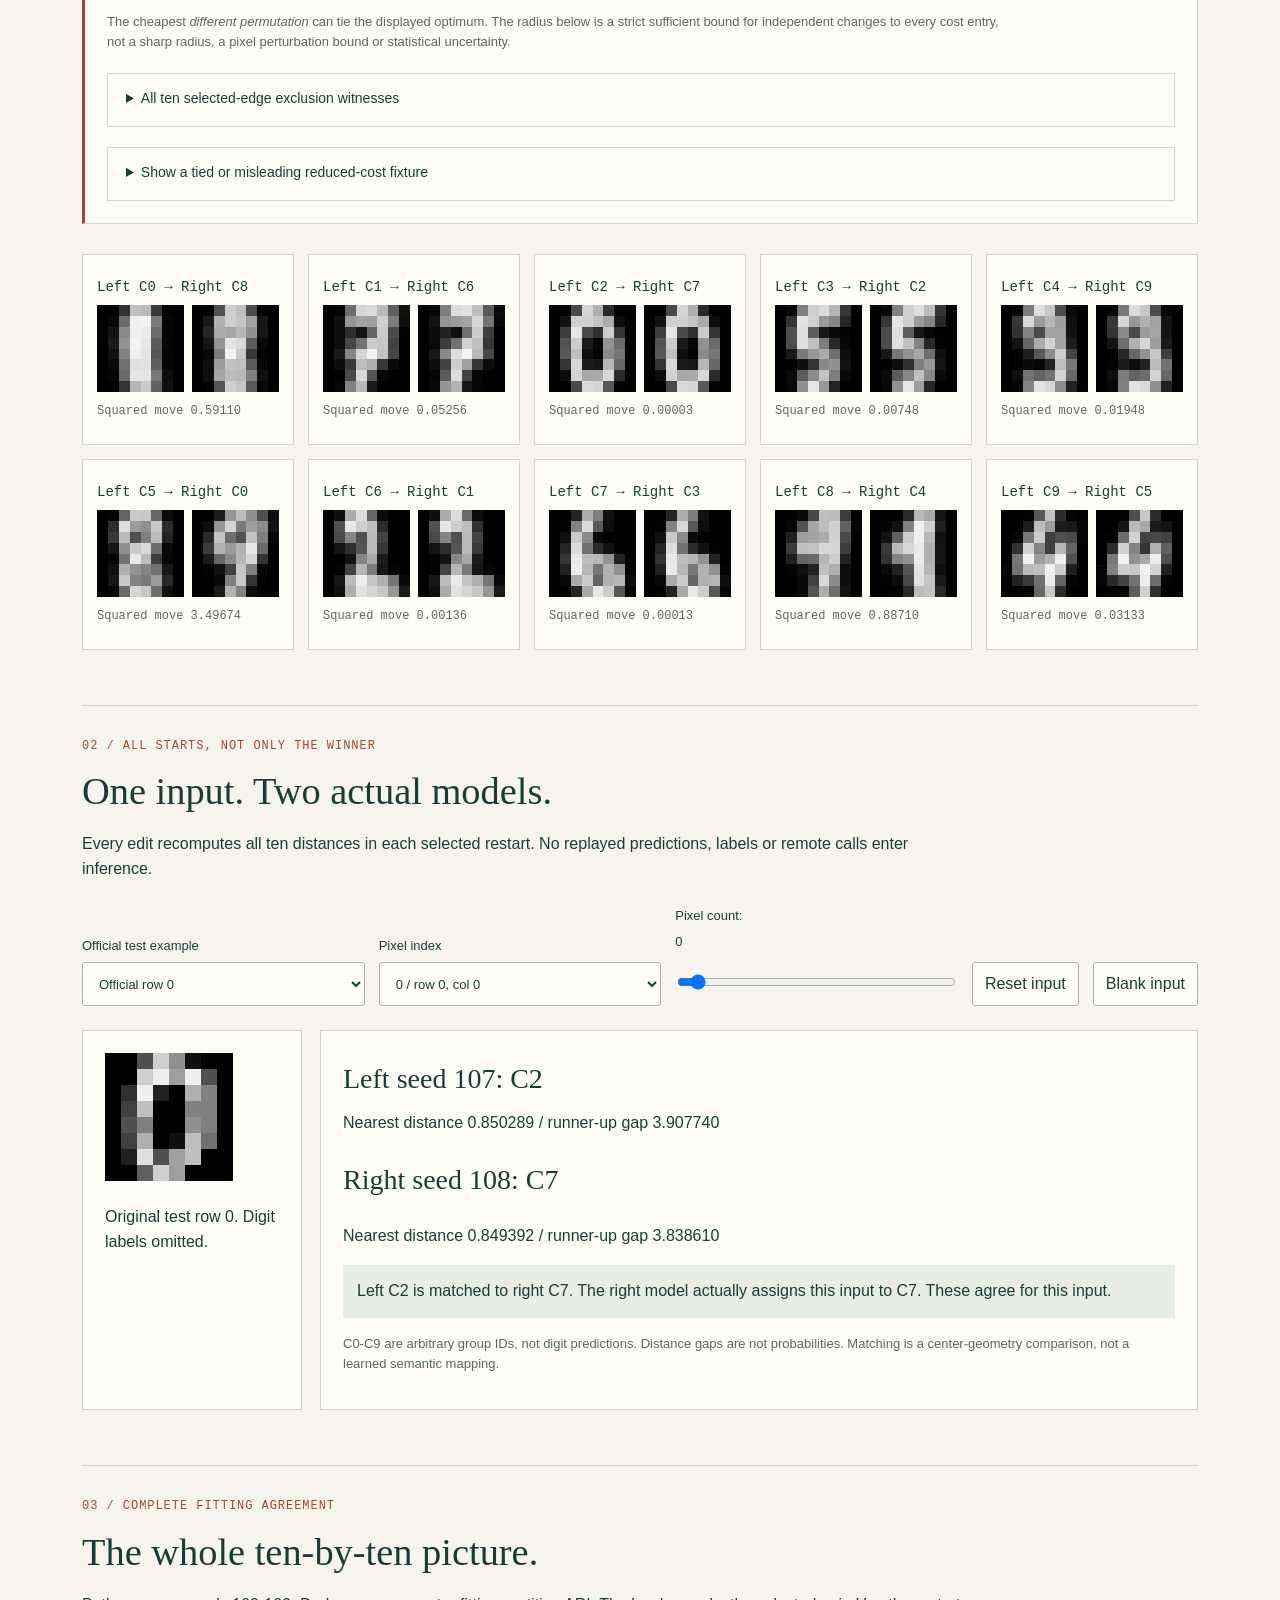
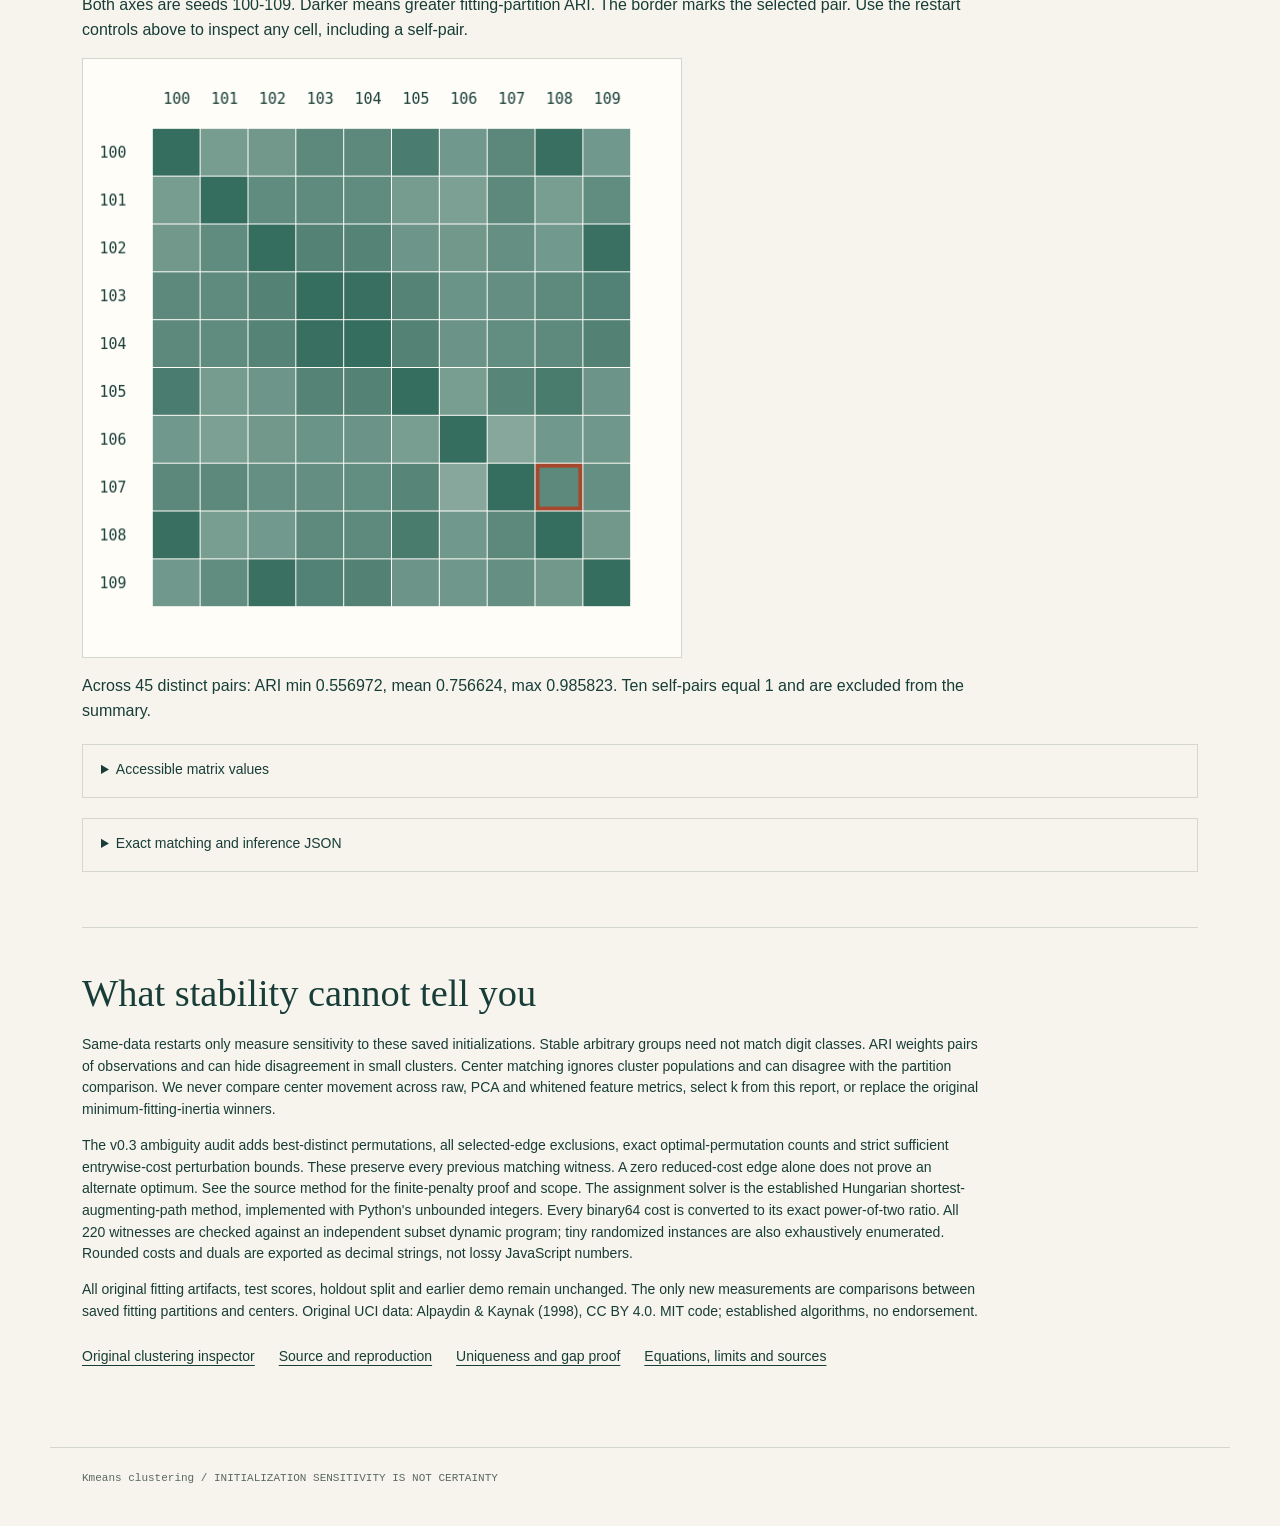
<file: docs/stability.html>
<!doctype html><html lang="en"><head><meta charset="utf-8"><meta name="viewport" content="width=device-width,initial-scale=1"><title>Kmeans clustering | Restart stability</title><link rel="stylesheet" href="style.css"><link rel="stylesheet" href="stability.css"></head><body><header><a class="brand" href="index.html">MIDYA / Kmeans clustering</a><span>02 / RESTART STABILITY</span></header><main><section class="hero"><p class="eyebrow">SAME FITTING DATA. DIFFERENT INITIAL CENTERS.</p><h1>Different starts.<br><em>Different groups.</em></h1><p class="lead">Explore all forty saved fits. Match their centers, compare their fitting partitions, and inspect an exact assignment certificate.</p><div class="facts"><span><strong>40</strong> real fitted models</span><span><strong>180</strong> distinct restart pairs</span><span><strong>220</strong> exact match witnesses*</span></div><p class="small">* Includes forty self-pairs. No new fits or test-driven selection. The original fitting-inertia winner stays selected.</p><p class="warning">This is initialization sensitivity on the same 3,823 rows. It is not sampling stability, uncertainty, a correct-k test, or a guarantee of useful digit groups.</p></section>
<section><div class="section-title"><span>01 / PAIR INSPECTOR</span><h2>Align the centers. Don't rename the truth.</h2></div><div class="controls"><label>One fixed representation<select id="arm"><option value="raw_plus">64 pixels / k-means++</option><option value="raw_uniform">64 pixels / uniform</option><option value="pca16_plus">16 PCA / k-means++</option><option value="white16_plus">16 whitened PCA / k-means++</option></select></label><label>Left restart<select id="left"></select></label><label>Right restart<select id="right"></select></label><button id="least">Least agreeing pair</button><button id="least-gap">Smallest matching gap</button></div><p id="selection"></p><div class="pair-metrics"><article><p class="eyebrow">FITTING PARTITION ARI</p><p id="ari" class="metric"></p><p>Label-permutation invariant. Compares two fitting assignments, not assignments with true digit labels.</p></article><article><p class="eyebrow">MATCHED CENTER MOVEMENT</p><p id="movement" class="metric"></p><p>Mean squared displacement in this representation. Not comparable across feature geometries.</p></article><article><p class="eyebrow">EXACT ASSIGNMENT CHECK</p><p id="certificate" class="verified"></p><p>Primal permutation, feasible integer duals, tight matched edges, and equal objectives. Checked locally with BigInt.</p></article></div><p class="small">Distances are first computed in binary64. The exact certificate covers that saved rounded cost matrix, not ideal real-number distances or the global k-means optimum. Equal-weight one-to-one center matching need not maximize pointwise agreement.</p><div class="ambiguity-panel"><p class="eyebrow">V0.3 / IS THE MATCHING UNIQUE?</p><h3 id="uniqueness"></h3><p id="replacement-gap"></p><p id="safe-radius"></p><p class="small">The cheapest <em>different permutation</em> can tie the displayed optimum. The radius below is a strict sufficient bound for independent changes to every cost entry, not a sharp radius, a pixel perturbation bound or statistical uncertainty.</p><details><summary>All ten selected-edge exclusion witnesses</summary><p>Every different permutation excludes at least one selected edge. The least of these ten independently certified constrained optima is the best distinct permutation. Subproblems overlap; their counts are not added.</p><div class="table-scroll"><table id="exclusions"></table></div></details><details><summary>Show a tied or misleading reduced-cost fixture</summary><label>Small exact cost-matrix control<select id="fixture"><option value="tied">Two optimal permutations</option><option value="fragile">Unique, small gap</option><option value="separated">Unique, larger gap</option><option value="zero_reduced_but_unique">Unused tight edge, but unique</option></select></label><p id="fixture-summary"></p><pre id="fixture-matrix"></pre><p class="small">These constructed assignment controls are not fitted digits or performance benchmarks.</p></details></div><div id="pairs" class="matching-grid"></div></section>
<section><div class="section-title"><span>02 / ALL STARTS, NOT ONLY THE WINNER</span><h2>One input. Two actual models.</h2></div><p>Every edit recomputes all ten distances in each selected restart. No replayed predictions, labels or remote calls enter inference.</p><div class="controls"><label>Official test example<select id="row"></select></label><label>Pixel index<select id="pixel"></select></label><label>Pixel count: <output id="value-label"></output><input id="value" type="range" min="0" max="16" step="1"></label><button id="reset">Reset input</button><button id="blank">Blank input</button></div><div class="inference-pair"><article><canvas id="input" width="128" height="128" aria-label="Current 8 by 8 input"></canvas><p id="source"></p></article><article><h3 id="left-result"></h3><p id="left-gap"></p><p id="right-result"></p><p id="right-gap"></p><p id="aligned-result"></p><p class="small">C0-C9 are arbitrary group IDs, not digit predictions. Distance gaps are not probabilities. Matching is a center-geometry comparison, not a learned semantic mapping.</p></article></div></section>
<section><div class="section-title"><span>03 / COMPLETE FITTING AGREEMENT</span><h2>The whole ten-by-ten picture.</h2></div><p>Both axes are seeds 100-109. Darker means greater fitting-partition ARI. The border marks the selected pair. Use the restart controls above to inspect any cell, including a self-pair.</p><canvas id="matrix" width="600" height="600" aria-label="Ten by ten fitting ARI matrix"></canvas><p id="range"></p><details><summary>Accessible matrix values</summary><div class="table-scroll"><table id="matrix-table"></table></div></details><details><summary>Exact matching and inference JSON</summary><div class="controls"><button id="copy">Copy JSON</button><button id="download">Download JSON</button><span id="copy-status" role="status"></span></div><pre id="witness"></pre></details><p id="error" role="alert" hidden></p></section>
<section class="method"><h2>What stability cannot tell you</h2><p>Same-data restarts only measure sensitivity to these saved initializations. Stable arbitrary groups need not match digit classes. ARI weights pairs of observations and can hide disagreement in small clusters. Center matching ignores cluster populations and can disagree with the partition comparison. We never compare center movement across raw, PCA and whitened feature metrics, select k from this report, or replace the original minimum-fitting-inertia winners.</p><p>The v0.3 ambiguity audit adds best-distinct permutations, all selected-edge exclusions, exact optimal-permutation counts and strict sufficient entrywise-cost perturbation bounds. These preserve every previous matching witness. A zero reduced-cost edge alone does not prove an alternate optimum. See the source method for the finite-penalty proof and scope. The assignment solver is the established Hungarian shortest-augmenting-path method, implemented with Python's unbounded integers. Every binary64 cost is converted to its exact power-of-two ratio. All 220 witnesses are checked against an independent subset dynamic program; tiny randomized instances are also exhaustively enumerated. Rounded costs and duals are exported as decimal strings, not lossy JavaScript numbers.</p><p>All original fitting artifacts, test scores, holdout split and earlier demo remain unchanged. The only new measurements are comparisons between saved fitting partitions and centers. Original UCI data: Alpaydin &amp; Kaynak (1998), CC BY 4.0. MIT code; established algorithms, no endorsement.</p><nav><a href="index.html">Original clustering inspector</a><a href="https://github.com/midya8/kmeans-clustering">Source and reproduction</a><a href="https://github.com/midya8/kmeans-clustering/blob/main/AMBIGUITY.md">Uniqueness and gap proof</a><a href="https://github.com/midya8/kmeans-clustering/blob/main/STABILITY.md">Equations, limits and sources</a></nav></section></main><footer>Kmeans clustering / INITIALIZATION SENSITIVITY IS NOT CERTAINTY</footer><script src="stability-data.js"></script><script src="inference.js"></script><script src="ambiguity-data.js"></script><script src="ambiguity.js"></script><script src="stability.js"></script></body></html>
</file>
<file: docs/style.css>
:root{--paper:#f7f4ed;--ink:#183d38;--muted:#596861;--line:#d4d8cc;--rust:#a4492e;--soft:#e9eee2;--white:#fffdf8;font-family:Arial,Helvetica,sans-serif;color:var(--ink);background:var(--paper);font-size:16px;line-height:1.55}*{box-sizing:border-box}body{margin:0}header,main,footer{max-width:1180px;margin:auto;padding:24px 32px}header{display:flex;justify-content:space-between;border-bottom:1px solid var(--line);font:12px monospace;letter-spacing:.06em}.brand{font-weight:bold}a{color:var(--ink);text-underline-offset:4px}a:hover{color:var(--rust)}.hero{padding:64px 0 40px;max-width:920px}.eyebrow,.section-title>span{font:12px monospace;letter-spacing:.08em;color:var(--rust)}h1{font-size:clamp(52px,8vw,100px);line-height:1.02;letter-spacing:-.06em;margin:22px 0}h1 em{font-family:Georgia,serif;font-weight:normal;color:var(--rust);letter-spacing:-.05em}.lead{font-size:22px;max-width:720px}.facts{display:flex;gap:40px;margin:30px 0}.facts span{display:flex;flex-direction:column;font-size:13px}.facts strong{font-size:30px;font-weight:normal}.warning{padding:16px 20px;background:var(--soft);border-left:3px solid var(--rust);font-size:14px}.section-title{border-top:1px solid var(--line);padding-top:26px}section{margin-bottom:55px}h2{font-family:Georgia,serif;font-weight:normal;font-size:clamp(28px,3vw,39px);line-height:1.2;margin:12px 0 18px}h3{margin:10px 0;font-size:22px}p{max-width:900px}.controls{display:flex;align-items:end;gap:14px;flex-wrap:wrap;margin:24px 0}label{font-size:13px;display:flex;flex-direction:column;gap:6px;min-width:0}select,button,input{font:inherit;min-height:44px;border:1px solid #aab8a8;border-radius:3px;color:var(--ink);background:var(--white);padding:8px 12px;max-width:100%}button,select{cursor:pointer}button:hover{background:var(--soft)}:focus-visible{outline:3px solid var(--rust);outline-offset:3px}.workbench{display:grid;grid-template-columns:350px 1fr;gap:24px}.input-card,.distance-card{background:var(--white);padding:24px;border:1px solid var(--line)}.input-card canvas{width:256px;height:256px;display:block;max-width:100%;touch-action:none}.input-card label{margin-top:14px}.small,.muted{font-size:13px;color:var(--muted)}#assignment{font-size:42px;font-family:Georgia,serif;font-weight:normal}#distances{list-style:none;padding:0}#distances li{display:flex;gap:14px;align-items:center;font:13px monospace;margin-bottom:13px}#distances .bar{display:block;height:8px;background:#91aaa0;min-width:1px}#distances li:first-child .bar{background:var(--rust)}#distances .track{flex:1;background:var(--soft)}.atlas{display:grid;grid-template-columns:repeat(5,1fr);gap:15px;margin:26px 0}.centroid{border:1px solid var(--line);padding:14px;background:var(--white)}.centroid.active{border:2px solid var(--rust);padding:13px}.centroid canvas{width:100%;height:auto;image-rendering:pixelated;display:block;margin:12px 0}.centroid h3{font:15px monospace}.centroid p{font-size:12px;margin:5px 0}.mixture{display:flex;height:9px;margin:12px 0}.mixture span{min-width:0}.legend{color:var(--muted)}details{border:1px solid var(--line);padding:0 18px;margin-top:20px}summary{cursor:pointer;min-height:52px;padding:14px 0;font-size:14px}pre{white-space:pre-wrap;overflow-wrap:anywhere;max-height:340px;overflow:auto;font:12px monospace;background:var(--soft);padding:16px}.table-scroll{overflow:auto}table{border-collapse:collapse;width:100%;min-width:640px;font:13px monospace;margin:20px 0}td,th{text-align:center;padding:12px 7px;border-bottom:1px solid var(--line)}.audit{display:grid;grid-template-columns:repeat(4,1fr);gap:16px}.audit article{background:var(--white);padding:22px;border-top:3px solid var(--ink)}.audit h3{font-size:16px;min-height:50px}.audit .number{font-size:36px;font-family:Georgia,serif;margin:5px 0}.audit p{font-size:13px}.audit .metric-label{font:12px monospace;color:var(--rust)}#history{width:100%;height:auto;background:var(--white);border:1px solid var(--line)}.restart-list{display:grid;grid-template-columns:repeat(5,1fr);gap:8px;margin:20px 0}.restart-list span{font:12px monospace;padding:10px;background:var(--soft)}aside{border-left:3px solid var(--rust);padding:8px 24px;background:var(--white)}.method{border-top:1px solid var(--line);padding-top:30px}.method p{font-size:14px}nav{display:flex;gap:24px;flex-wrap:wrap;font-size:14px;margin-top:24px}footer{font:11px monospace;color:var(--muted);border-top:1px solid var(--line);padding-bottom:40px}@media(max-width:850px){.atlas{grid-template-columns:repeat(3,1fr)}.audit{grid-template-columns:repeat(2,1fr)}}@media(max-width:600px){header,main,footer{padding-left:18px;padding-right:18px}header>span{display:none}.hero{padding-top:35px}.lead{font-size:18px}.facts{gap:20px}.facts span{font-size:11px}.facts strong{font-size:26px}.controls{align-items:stretch}.controls label{width:100%}.workbench{grid-template-columns:1fr}.input-card,.distance-card{padding:18px}.input-card canvas{margin:auto}.atlas{grid-template-columns:repeat(2,minmax(0,1fr));gap:10px}.centroid{padding:10px}.centroid.active{padding:9px}.audit{grid-template-columns:1fr}.audit h3{min-height:0}.restart-list{grid-template-columns:repeat(2,minmax(0,1fr))}.controls select{width:100%}.warning{padding:14px}nav{gap:12px}h1{font-size:61px}section{margin-bottom:40px}}
</file>
<file: docs/stability.css>
.pair-metrics{display:grid;grid-template-columns:repeat(3,minmax(0,1fr));gap:16px}.pair-metrics article,.inference-pair article{background:var(--white);padding:22px;border:1px solid var(--line)}.pair-metrics article>p:last-child{font-size:13px}.metric{font:38px Georgia,serif;margin:12px 0}.verified{font:20px monospace;color:#466d63}.matching-grid{display:grid;grid-template-columns:repeat(5,minmax(0,1fr));gap:14px;margin-top:30px}.matching-grid article{border:1px solid var(--line);padding:14px;background:var(--white)}.matching-grid h3{font:14px monospace}.matching-grid p{font:12px monospace;color:var(--muted)}.matching-grid .images{display:flex;gap:8px}.matching-grid canvas{width:calc(50% - 4px);height:auto;image-rendering:pixelated}.inference-pair{display:grid;grid-template-columns:220px 1fr;gap:18px}.inference-pair canvas{width:128px;height:128px;image-rendering:pixelated}#matrix{width:min(100%,600px);height:auto;display:block;background:var(--white);border:1px solid var(--line)}#left-result,#right-result{font:28px Georgia,serif}#aligned-result{padding:14px;background:var(--soft)}.facts strong{white-space:nowrap}#error{color:#922b20}.controls label{flex:1}.controls label select{width:100%}@media(max-width:850px){.matching-grid{grid-template-columns:repeat(3,minmax(0,1fr))}.pair-metrics{grid-template-columns:1fr}.pair-metrics article{padding:18px}}@media(max-width:600px){.matching-grid{grid-template-columns:repeat(2,minmax(0,1fr));gap:10px}.matching-grid article{padding:10px}.inference-pair{grid-template-columns:1fr}.controls label{flex-basis:100%}.metric{font-size:34px}.hero h1{font-size:57px}}

.ambiguity-panel{border:1px solid var(--line);border-left:3px solid var(--rust);padding:22px;background:var(--white);margin:28px 0}.ambiguity-panel h3{font:26px Georgia,serif}.ambiguity-panel label{margin-top:16px}.ambiguity-panel table{font-size:12px}.ambiguity-panel #fixture-matrix{max-height:400px}@media(max-width:600px){.ambiguity-panel{padding:16px}.ambiguity-panel h3{font-size:24px}}
</file>
